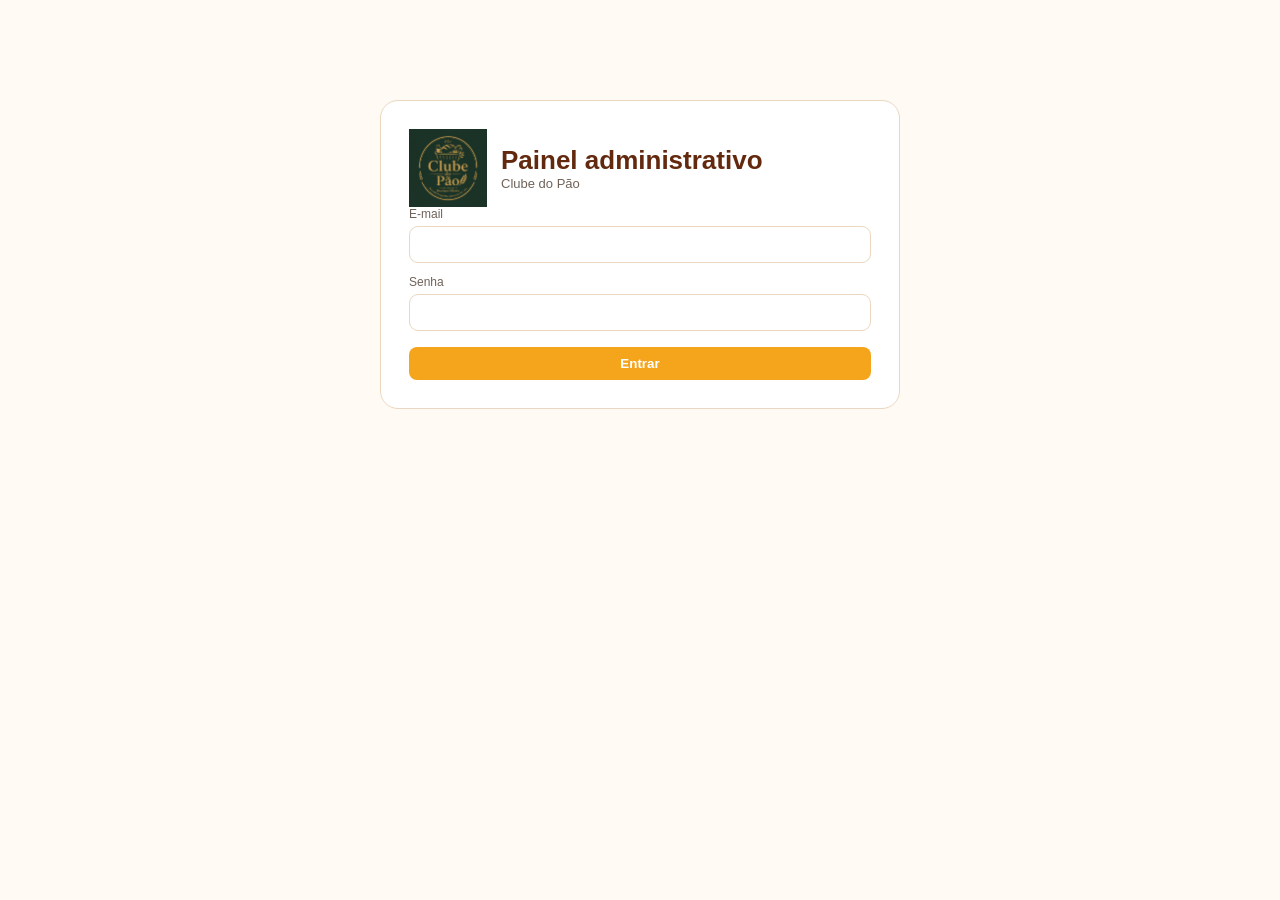
<file: admin.html>
<!doctype html><html lang="pt-BR"><head><meta charset="utf-8"><meta name="viewport" content="width=device-width,initial-scale=1"><title>Painel — Clube do Pão</title><style>
:root{--cream:#fffaf3;--brown:#63290f;--orange:#f5a51c;--ink:#21170f;--muted:#6f6259;--line:#ead7c1}*{box-sizing:border-box}body{margin:0;background:var(--cream);font-family:Arial,sans-serif;color:var(--ink)}.wrap{max-width:1250px;margin:auto;padding:30px 20px 60px}.head{display:flex;justify-content:space-between;align-items:center;margin-bottom:28px}.brand{display:flex;gap:14px;align-items:center}.brand img{width:78px;height:78px;object-fit:contain}.brand .mineira{width:130px;height:70px}.brand h1{margin:0;color:var(--brown);font-size:26px}.back{color:var(--brown);font-weight:700;text-decoration:none}.cards{display:grid;grid-template-columns:repeat(4,1fr);gap:15px}.metric{background:#fff;border:1px solid var(--line);border-radius:16px;padding:20px}.metric span{font-size:13px;color:var(--muted)}.metric strong{display:block;font-size:27px;color:var(--brown);margin-top:7px}.panel{background:#fff;border:1px solid var(--line);border-radius:18px;padding:22px;margin-top:22px}.panel h2{margin:0 0 16px;color:var(--brown)}table{width:100%;border-collapse:collapse}th,td{text-align:left;padding:12px 10px;border-bottom:1px solid #f0e5da;font-size:14px}th{color:#7b6a5d}.pill{padding:6px 10px;border-radius:20px;background:#f4eadf;font-size:12px}.btn{border:0;border-radius:8px;padding:9px 12px;cursor:pointer}.primary{background:var(--orange);color:#fff;font-weight:700}.secondary{background:#f4eadf;color:var(--brown);font-weight:700}.danger{background:#fbe3dc;color:#7d2918}.calendar{display:grid;grid-template-columns:repeat(7,1fr);gap:7px}.day{background:#fffaf3;border:1px solid var(--line);border-radius:10px;padding:10px;min-height:80px}.day b{color:var(--brown)}.day .n{display:block;font-size:13px;margin-top:7px}.hint{font-size:13px;color:var(--muted)}.formgrid{display:grid;grid-template-columns:1.5fr .7fr auto;gap:10px;align-items:end}.field label{display:block;font-size:12px;color:var(--muted);margin-bottom:5px}.field input{width:100%;padding:10px;border:1px solid var(--line);border-radius:9px}.login{max-width:520px;margin:70px auto}.error{color:#9b2b16;margin-top:10px}.loading{opacity:.6}.toolbar{display:flex;justify-content:space-between;align-items:center;gap:10px}@media(max-width:900px){.cards{grid-template-columns:1fr 1fr}.formgrid{grid-template-columns:1fr 1fr}table{display:block;overflow:auto;white-space:nowrap}}@media(max-width:550px){.cards{grid-template-columns:1fr}.formgrid{grid-template-columns:1fr}.head{align-items:flex-start}}

.modal{position:fixed;inset:0;background:rgba(33,23,15,.45);display:none;align-items:center;justify-content:center;padding:20px;z-index:20}.modal.show{display:flex}.modal-card{background:#fff;border-radius:18px;max-width:760px;width:100%;max-height:85vh;overflow:auto;padding:24px;box-shadow:0 20px 60px rgba(0,0,0,.2)}.modal-head{display:flex;justify-content:space-between;align-items:center;gap:10px}.close{border:0;background:#f4eadf;border-radius:50%;width:34px;height:34px;cursor:pointer;font-size:20px}.detail-day{border:1px solid var(--line);border-radius:12px;padding:14px;margin:10px 0;background:#fffaf3}.detail-item{display:flex;justify-content:space-between;gap:15px;padding:7px 0;border-bottom:1px solid #f0e5da}.detail-item:last-child{border-bottom:0}.cat-title{margin:18px 0 8px;color:var(--brown);font-size:16px}.catalog-cat{background:#fffaf3;border-radius:10px;padding:10px;margin-top:8px;font-weight:800;color:var(--brown)}
</style></head><body><main class="wrap"><div id="login" class="card login" style="background:#fff;border:1px solid var(--line);border-radius:18px;padding:28px"><div class="brand"><img src="logo-clube.png"><div><h1>Painel administrativo</h1><div class="hint">Clube do Pão</div></div></div><div class="field"><label>E-mail</label><input id="aEmail" type="email"></div><div class="field" style="margin-top:12px"><label>Senha</label><input id="aPassword" type="password"></div><button class="btn primary" style="margin-top:16px;width:100%" onclick="adminLogin()">Entrar</button><div id="loginMsg"></div></div>
<div id="panel" style="display:none"><header class="head"><div class="brand"><img src="logo-clube.png"><img class="mineira" src="logo-boutique.png"><div><h1>Painel do Clube do Pão</h1><div class="hint">Pedidos, clientes, entregas, produtos e valores</div></div></div><div><button class="btn secondary" onclick="logout()">Sair</button> <a class="back" href="index.html">← Site</a></div></header>
<section class="cards"><div class="metric"><span>Pedidos</span><strong id="mOrders">0</strong></div><div class="metric"><span>Entregas</span><strong id="mDeliveries">0</strong></div><div class="metric"><span>Pedidos novos</span><strong id="mNew">0</strong></div><div class="metric"><span>Valor dos pedidos</span><strong id="mTotal">R$ 0,00</strong></div></section>
<section class="panel"><h2>⚙️ Produtos do Plano Completo</h2><div class="hint">Os produtos e preços desta lista aparecem automaticamente para o cliente.</div><div class="formgrid" style="margin-top:15px;grid-template-columns:1.4fr .8fr .8fr 1.2fr auto"><div class="field"><label>Produto</label><input id="pName" placeholder="Ex.: Pão de queijo"></div><div class="field"><label>Valor</label><input id="pPrice" type="number" min="0" step="0.01" placeholder="0,00"></div><div class="field"><label>Categoria</label><input id="pCategory" placeholder="Bolos"></div><div class="field"><label>Imagem (URL)</label><input id="pImage" placeholder="https://.../foto.jpg"></div><button class="btn primary" onclick="addProduct()">Adicionar</button></div><div id="catalogBox" style="margin-top:15px"></div></section>
<section class="panel"><div class="toolbar"><div><h2>Pedidos</h2><div class="hint">Dados reais salvos no Supabase.</div></div><button class="btn secondary" onclick="loadAll()">Atualizar</button></div><div id="orders">Carregando...</div></section>
<section class="panel"><h2>Calendário de entregas</h2><div class="hint" style="margin-bottom:15px">Visão operacional do mês atual.</div><div id="calendar" class="calendar"></div></section></div><div id="detailModal" class="modal" onclick="if(event.target===this)closeDetails()"><div class="modal-card"><div class="modal-head"><div><h2 id="modalTitle" style="margin:0;color:var(--brown)">Detalhes</h2><div id="modalSub" class="hint"></div></div><button class="close" onclick="closeDetails()">×</button></div><div id="modalBody" style="margin-top:14px"></div></div></div></main><script src="supabase.js"></script><script>
let SESSION=null,PRODUCTS=[];
function msg(t){document.getElementById('loginMsg').className='error';document.getElementById('loginMsg').textContent=t}
async function adminLogin(){try{SESSION=await signIn(document.getElementById('aEmail').value.trim(),document.getElementById('aPassword').value);let token=SESSION.access_token;let u=SESSION.user||await currentUser();let rows=await dbSelect('perfis',`?id=eq.${encodeURIComponent(u.id)}&select=role,nome&limit=1`,token);if(!rows[0]||rows[0].role!=='admin'){await signOut();throw new Error('Esta conta não tem acesso administrativo.')}document.getElementById('login').style.display='none';document.getElementById('panel').style.display='block';await loadAll()}catch(e){msg(e.message)}}
async function logout(){await signOut();location.reload()}
async function loadProducts(){let token=(await getSession()).access_token;PRODUCTS=await dbSelect('produtos','?select=id,nome,descricao,preco,categoria,imagem_url,ativo&order=categoria.asc,nome.asc',token);renderCatalog()}
function renderCatalog(){let box=document.getElementById('catalogBox');if(!PRODUCTS.length){box.innerHTML='<div class="hint">Nenhum produto cadastrado.</div>';return}let groups={};PRODUCTS.forEach((p,i)=>{let c=(p.categoria||'Outros').trim()||'Outros';(groups[c]||(groups[c]=[])).push([p,i])});box.innerHTML=Object.entries(groups).map(([cat,arr])=>`<div class="catalog-cat">${escapeHtml(cat)}</div><table><thead><tr><th>Imagem</th><th>Produto</th><th>Valor</th><th>Ativo</th><th>Ação</th></tr></thead><tbody>${arr.map(([p,i])=>`<tr><td>${p.imagem_url?`<img src="${escapeHtml(p.imagem_url)}" onerror="this.style.display='none'" style="width:48px;height:48px;object-fit:cover;border-radius:7px">`:'—'}</td><td><input id="n${i}" value="${escapeHtml(p.nome)}" style="padding:8px;border:1px solid var(--line);border-radius:7px"><input id="c${i}" value="${escapeHtml(p.categoria||'Outros')}" placeholder="Categoria" style="margin-top:5px;padding:8px;border:1px solid var(--line);border-radius:7px;width:100%"><input id="i${i}" value="${escapeHtml(p.imagem_url||'')}" placeholder="URL da imagem" style="margin-top:5px;padding:8px;border:1px solid var(--line);border-radius:7px;width:100%"></td><td><input id="v${i}" type="number" min="0" step="0.01" value="${Number(p.preco).toFixed(2)}" style="width:110px;padding:8px;border:1px solid var(--line);border-radius:7px"></td><td><input id="a${i}" type="checkbox" ${p.ativo?'checked':''}></td><td><button class="btn primary" onclick="saveProduct(${i})">Salvar</button> <button class="btn danger" onclick="deleteProduct(${i})">Excluir</button></td></tr>`).join('')}</tbody></table>`).join('')}
async function addProduct(){try{let name=document.getElementById('pName').value.trim(),price=Number(document.getElementById('pPrice').value),categoria=document.getElementById('pCategory').value.trim()||'Outros',imagem_url=document.getElementById('pImage').value.trim();if(!name||!(price>=0))throw new Error('Informe nome e valor.');let token=(await getSession()).access_token;await dbInsert('produtos',{nome:name,preco:price,categoria,imagem_url,ativo:true},token);['pName','pPrice','pCategory','pImage'].forEach(id=>document.getElementById(id).value='');await loadProducts()}catch(e){alert(e.message)}}
async function saveProduct(i){try{let token=(await getSession()).access_token,name=document.getElementById('n'+i).value.trim(),price=Number(document.getElementById('v'+i).value),categoria=document.getElementById('c'+i).value.trim()||'Outros',imagem_url=document.getElementById('i'+i).value.trim(),ativo=document.getElementById('a'+i).checked;if(!name||!(price>=0))throw new Error('Informe dados válidos.');await dbUpdate('produtos',`?id=eq.${encodeURIComponent(PRODUCTS[i].id)}`,{nome:name,preco:price,categoria,imagem_url,ativo},token);await loadProducts()}catch(e){alert(e.message)}}
async function deleteProduct(i){if(!confirm('Excluir este produto?'))return;try{await dbDelete('produtos',`?id=eq.${encodeURIComponent(PRODUCTS[i].id)}`,(await getSession()).access_token);await loadProducts()}catch(e){alert(e.message)}}
async function loadAll(){try{let token=(await getSession()).access_token;await loadProducts();let orders=await dbSelect('pedidos','?select=*,clientes(nome,telefone),planos(nome)&order=created_at.desc',token);let deliveries=await dbSelect('entregas','?select=*,clientes(nome)&order=data_entrega.asc',token);let items=await dbSelect('itens_entrega','?select=*,entregas(data_entrega,pedido_id)',token);document.getElementById('mOrders').textContent=orders.length;document.getElementById('mDeliveries').textContent=deliveries.length;document.getElementById('mNew').textContent=orders.filter(o=>o.status==='novo').length;document.getElementById('mTotal').textContent=moneyBR(orders.reduce((s,o)=>s+Number(o.valor_final||0),0));window.ADMIN_ORDERS=orders;window.ADMIN_DELIVERIES=deliveries;window.ADMIN_ITEMS=items;document.getElementById('orders').innerHTML=orders.length?orders.map(o=>`<div onclick="showOrderDetails('${o.id}')" style="border-bottom:1px solid var(--line);padding:14px 0;cursor:pointer"><div><b style="color:var(--brown)">${escapeHtml(o.clientes?.nome||'Cliente')}</b> • ${escapeHtml(o.planos?.nome||'Plano')} • <span class="pill">${escapeHtml(o.status)}</span></div><div class="hint">Pedido ${escapeHtml(o.id.slice(0,8).toUpperCase())} • ${escapeHtml(o.clientes?.telefone||'')} • ${new Date(o.created_at).toLocaleString('pt-BR')}</div><div style="margin-top:6px"><strong>${moneyBR(o.valor_final)}</strong> <span class="hint">• clique para ver itens</span></div></div>`).join(''):'<div class="hint">Nenhum pedido.</div>';renderCalendar(deliveries)}catch(e){document.getElementById('orders').innerHTML='<div class="error">'+escapeHtml(e.message)+'</div>'}}
function showOrderDetails(orderId){let o=(window.ADMIN_ORDERS||[]).find(x=>x.id===orderId),items=(window.ADMIN_ITEMS||[]).filter(x=>x.entregas?.pedido_id===orderId);if(!o)return;let byDate={};items.forEach(i=>{let d=i.entregas?.data_entrega||'Sem data';(byDate[d]||(byDate[d]=[])).push(i)});document.getElementById('modalTitle').textContent='Pedido '+orderId.slice(0,8).toUpperCase();document.getElementById('modalSub').textContent=(o.clientes?.nome||'Cliente')+' • '+(o.planos?.nome||'Plano');document.getElementById('modalBody').innerHTML=Object.entries(byDate).sort().map(([date,list])=>`<div class="detail-day"><strong>Entrega: ${new Date(date+'T12:00:00').toLocaleDateString('pt-BR')}</strong>${list.map(i=>`<div class="detail-item"><span>${escapeHtml(i.nome_produto)}</span><b>${i.quantidade} un.</b></div>`).join('')}</div>`).join('')||'<div class="hint">Nenhum item encontrado.</div>';document.getElementById('detailModal').classList.add('show')}
function showDayDetails(day){let now=new Date(),date=`${now.getFullYear()}-${String(now.getMonth()+1).padStart(2,'0')}-${String(day).padStart(2,'0')}`,ds=(window.ADMIN_DELIVERIES||[]).filter(x=>String(x.data_entrega).slice(0,10)===date);document.getElementById('modalTitle').textContent='Entregas de '+new Date(date+'T12:00:00').toLocaleDateString('pt-BR');document.getElementById('modalSub').textContent=ds.length+' entrega(s)';document.getElementById('modalBody').innerHTML=ds.length?ds.map(del=>{let its=(window.ADMIN_ITEMS||[]).filter(i=>i.entregas?.pedido_id===del.pedido_id&&i.entregas?.data_entrega===del.data_entrega);return `<div class="detail-day" style="cursor:pointer" onclick="showOrderDetails('${del.pedido_id}')"><strong>${escapeHtml(del.clientes?.nome||'Cliente')}</strong><div class="hint">Status: ${escapeHtml(del.status||'agendada')} • clique para ver o pedido</div>${its.map(i=>`<div class="detail-item"><span>${escapeHtml(i.nome_produto)}</span><b>${i.quantidade} un.</b></div>`).join('')}</div>`}).join(''):'<div class="hint">Nenhuma entrega neste dia.</div>';document.getElementById('detailModal').classList.add('show')}
function closeDetails(){document.getElementById('detailModal').classList.remove('show')}
function renderCalendar(ds){let now=new Date(),y=now.getFullYear(),m=now.getMonth(),first=new Date(y,m,1).getDay(),days=new Date(y,m+1,0).getDate(),map={};ds.forEach(x=>{let day=Number(String(x.data_entrega).slice(8,10));map[day]=(map[day]||[]).concat(x)});let h='';for(let i=0;i<first;i++)h+='<div></div>';for(let d=1;d<=days;d++){let list=map[d]||[];h+=`<button type="button" class="day" onclick="showDayDetails(${d})" style="text-align:left;cursor:pointer"><b>${d}</b><span class="n">${list.length} entrega(s)</span>${list.slice(0,2).map(x=>`<small>${escapeHtml(x.clientes?.nome||'Cliente')}</small>`).join('<br>')}</button>`}document.getElementById('calendar').innerHTML=h}
(async()=>{try{let s=await getSession();if(s){let u=s.user||await currentUser(),rows=await dbSelect('perfis',`?id=eq.${encodeURIComponent(u.id)}&select=role&limit=1`,s.access_token);if(rows[0]?.role==='admin'){SESSION=s;document.getElementById('login').style.display='none';document.getElementById('panel').style.display='block';await loadAll()}}}catch(e){console.error(e)}})();
</script></body></html>
</file>
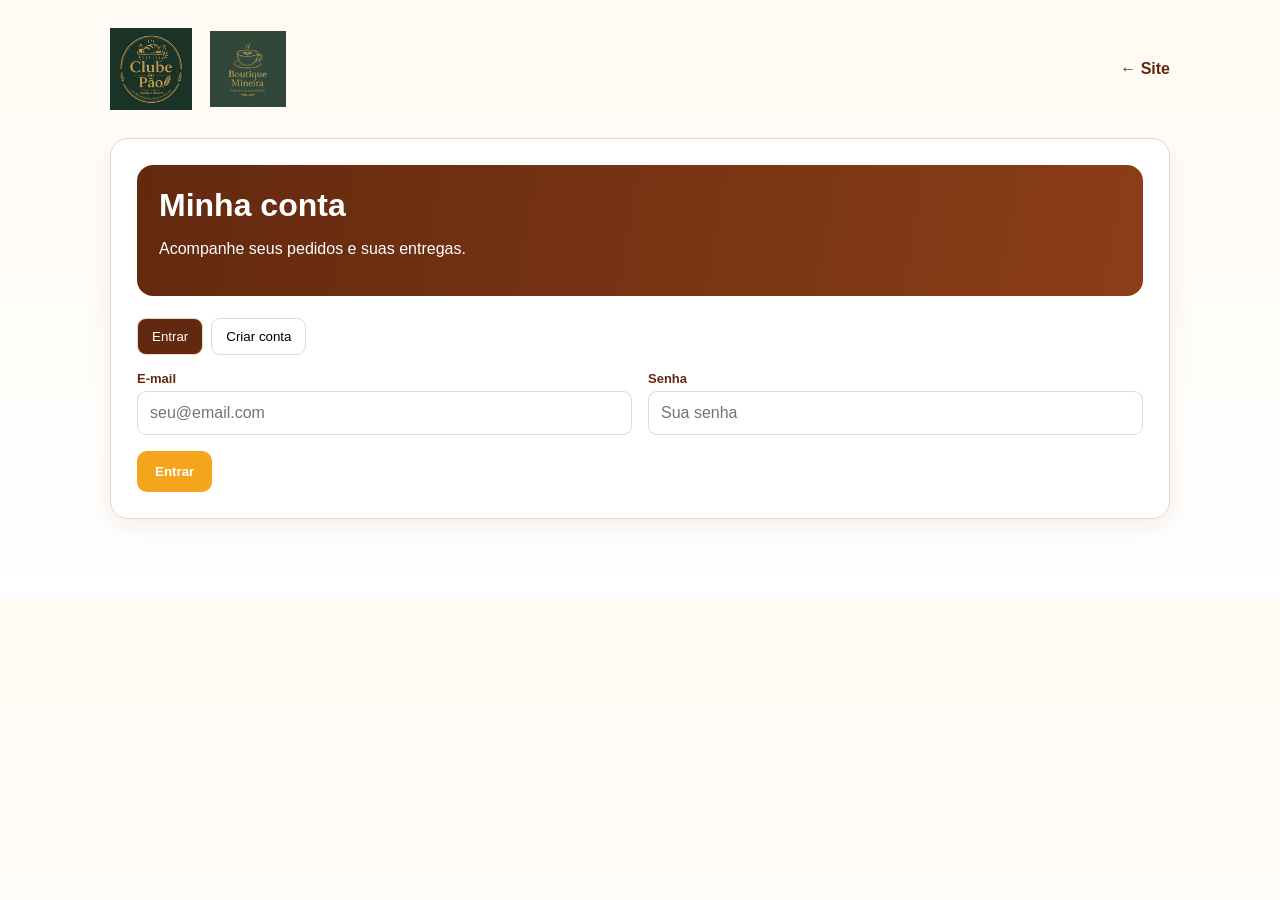
<file: conta.html>
<!doctype html><html lang="pt-BR"><head><meta charset="utf-8"><meta name="viewport" content="width=device-width,initial-scale=1"><title>Minha conta — Clube do Pão</title><style>
:root{--cream:#fffaf3;--brown:#63290f;--orange:#f5a51c;--ink:#21170f;--muted:#6f6259;--line:#ead7c1}*{box-sizing:border-box}body{margin:0;background:linear-gradient(180deg,#fffaf3,#fff);font-family:Arial,sans-serif;color:var(--ink)}.wrap{max-width:1100px;margin:auto;padding:28px 20px 60px}.brand{display:flex;align-items:center;justify-content:space-between;margin-bottom:28px}.logos{display:flex;align-items:center;gap:18px}.logos img{height:82px;width:82px;object-fit:contain}.logos .mineira{height:76px;width:auto;max-width:190px}.back{color:var(--brown);font-weight:700;text-decoration:none}.card{background:#fff;border:1px solid var(--line);border-radius:18px;padding:26px;box-shadow:0 8px 25px rgba(72,35,10,.07);margin-bottom:20px}.hero{background:linear-gradient(100deg,var(--brown),#8b3e17);color:#fff;border-radius:16px;padding:22px;margin-bottom:22px}.hero h1{margin:0 0 5px}.hint{color:var(--muted);font-size:14px}.grid{display:grid;grid-template-columns:1fr 1fr;gap:16px}.field label{display:block;font-size:13px;font-weight:700;color:var(--brown);margin-bottom:5px}.field input{width:100%;padding:12px;border:1px solid var(--line);border-radius:9px;font:inherit}.btn{border:0;background:var(--orange);color:#fff;font-weight:800;border-radius:10px;padding:13px 18px;cursor:pointer}.secondary{background:#f4eadf;color:var(--brown)}.tabs{display:flex;gap:8px;margin-bottom:16px}.tabs button{border:1px solid var(--line);background:#fff;border-radius:9px;padding:10px 14px;cursor:pointer}.tabs button.active{background:var(--brown);color:#fff}.hidden{display:none}.status{padding:9px 12px;border-radius:20px;background:#f4eadf;display:inline-block;font-size:12px}.delivery{border:1px solid var(--line);border-radius:13px;padding:14px;margin:10px 0;background:#fffaf3}.delivery strong{color:var(--brown)}.item{display:flex;justify-content:space-between;padding:5px 0}.logout{float:right}.error{color:#9b2b16;margin-top:10px}.success{color:#236b32;margin-top:10px}@media(max-width:700px){.grid{grid-template-columns:1fr}.brand{align-items:flex-start}.logos img{height:64px;width:64px}.logos .mineira{height:60px}}
</style></head><body><main class="wrap"><header class="brand"><div class="logos"><img src="logo-clube.png"><img class="mineira" src="logo-boutique.png"></div><a class="back" href="index.html">← Site</a></header><div id="auth" class="card"><div class="hero"><h1>Minha conta</h1><p>Acompanhe seus pedidos e suas entregas.</p></div><div class="tabs"><button id="loginTab" class="active" onclick="mode('login')">Entrar</button><button id="signupTab" onclick="mode('signup')">Criar conta</button></div><div id="loginBox"><div class="grid"><div class="field"><label>E-mail</label><input id="email" type="email" placeholder="seu@email.com"></div><div class="field"><label>Senha</label><input id="password" type="password" placeholder="Sua senha"></div></div><button class="btn" style="margin-top:16px" onclick="login()">Entrar</button></div><div id="signupBox" class="hidden"><div class="grid"><div class="field"><label>Nome</label><input id="sName" placeholder="Seu nome"></div><div class="field"><label>E-mail</label><input id="sEmail" type="email" placeholder="seu@email.com"></div><div class="field"><label>Senha</label><input id="sPassword" type="password" placeholder="Mínimo de 6 caracteres"></div></div><button class="btn" style="margin-top:16px" onclick="signup()">Criar minha conta</button></div><div id="msg"></div></div><div id="dashboard" class="hidden"><div class="card"><button class="btn secondary logout" onclick="logout()">Sair</button><h1 id="hello" style="color:var(--brown);margin-top:0">Olá!</h1><div class="hint">Aqui você pode acompanhar suas próximas entregas e pedidos.</div></div><div class="card"><h2 style="color:var(--brown)">📋 Meus pedidos</h2><div id="orders">Carregando...</div></div><div class="card"><h2 style="color:var(--brown)">📅 Minhas entregas</h2><div id="deliveries">Carregando...</div></div></div></main><script src="supabase.js"></script><script>
function mode(m){document.getElementById('loginTab').classList.toggle('active',m==='login');document.getElementById('signupTab').classList.toggle('active',m==='signup');document.getElementById('loginBox').classList.toggle('hidden',m!=='login');document.getElementById('signupBox').classList.toggle('hidden',m!=='signup');document.getElementById('msg').innerHTML=''}
function message(t,ok=false){document.getElementById('msg').className=ok?'success':'error';document.getElementById('msg').textContent=t}
async function login(){try{let s=await signIn(document.getElementById('email').value.trim(),document.getElementById('password').value);await showDashboard(s)}catch(e){message(e.message)}}
async function signup(){try{let name=document.getElementById('sName').value.trim(),email=document.getElementById('sEmail').value.trim(),pass=document.getElementById('sPassword').value;if(!name||!email||pass.length<6){message('Informe nome, e-mail e uma senha com pelo menos 6 caracteres.');return}let s=await signUp(email,pass,name);if(!s){message('Conta criada. Confirme o e-mail recebido e depois entre na sua conta.',true);return}await dbUpsert('clientes',{id:s.user.id,nome:name,telefone:'',email,cep:'',endereco:'',numero:'',bairro:'',cidade:'',complemento:'',ponto_referencia:''},s.access_token,'id');await showDashboard(s)}catch(e){message(e.message)}}
async function logout(){await signOut();location.reload()}
async function showDashboard(session){let u=session?.user||await currentUser();if(!u)return;document.getElementById('auth').classList.add('hidden');document.getElementById('dashboard').classList.remove('hidden');let token=(await getSession()).access_token;let c=(await dbSelect('clientes',`?id=eq.${encodeURIComponent(u.id)}&select=*&limit=1`,token))[0];document.getElementById('hello').textContent='Olá, '+(c?.nome||u.email||'cliente')+'!';let orders=await dbSelect('pedidos',`?cliente_id=eq.${encodeURIComponent(u.id)}&select=*,planos(nome)&order=created_at.desc`,token);document.getElementById('orders').innerHTML=orders.length?orders.map(o=>`<div class="delivery"><div><strong>${escapeHtml(o.planos?.nome||'Clube do Pão')}</strong> <span class="status">${escapeHtml(o.status)}</span></div><div class="hint">Pedido ${escapeHtml(o.id.slice(0,8).toUpperCase())} • ${new Date(o.created_at).toLocaleDateString('pt-BR')}</div><div style="margin-top:8px"><strong>${moneyBR(o.valor_final)}</strong></div></div>`).join(''):'<p class="hint">Você ainda não possui pedidos.</p>';let ds=await dbSelect('entregas',`?cliente_id=eq.${encodeURIComponent(u.id)}&select=*,itens_entrega(nome_produto,quantidade)&order=data_entrega.asc`,token);document.getElementById('deliveries').innerHTML=ds.length?ds.map(d=>`<div class="delivery"><strong>${new Date(d.data_entrega+'T12:00:00').toLocaleDateString('pt-BR')}</strong> <span class="status">${escapeHtml(d.status)}</span>${(d.itens_entrega||[]).map(i=>`<div class="item"><span>${escapeHtml(i.nome_produto)}</span><b>${i.quantidade}</b></div>`).join('')}</div>`).join(''):'<p class="hint">Nenhuma entrega cadastrada.</p>'}
(async()=>{try{let s=await getSession();if(s)await showDashboard(s)}catch(e){console.error(e)}})();
</script></body></html>
</file>
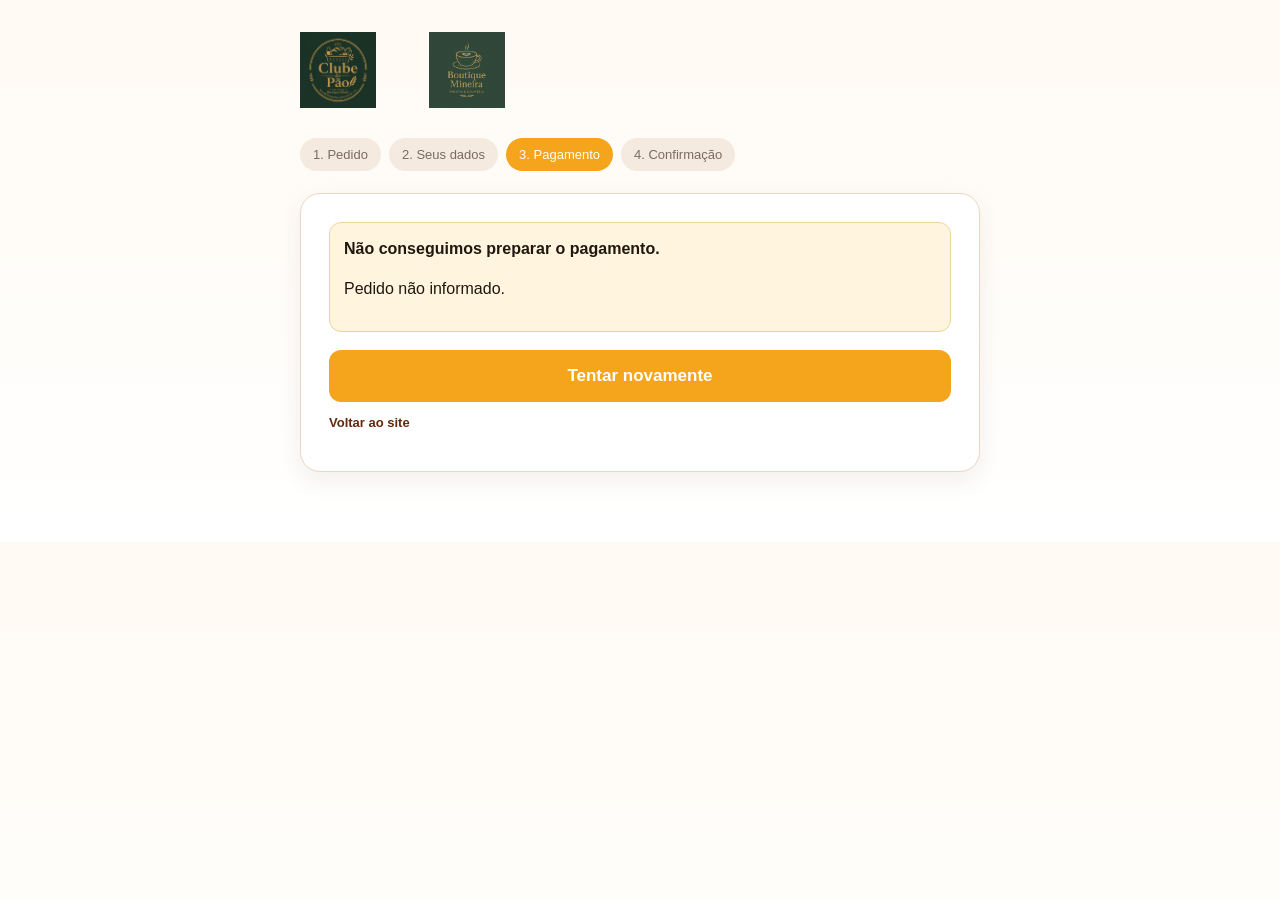
<file: pagamento.html>
<!doctype html><html lang="pt-BR"><head><meta charset="utf-8"><meta name="viewport" content="width=device-width,initial-scale=1"><title>Pagamento — Clube do Pão</title>
<style>:root{--cream:#fffaf3;--brown:#63290f;--orange:#f5a51c;--ink:#21170f;--muted:#6f6259;--line:#ead7c1}*{box-sizing:border-box}body{margin:0;background:linear-gradient(180deg,#fffaf3,#fff);font-family:Arial,sans-serif;color:var(--ink)}.wrap{max-width:720px;margin:auto;padding:32px 20px 70px}.brand{display:flex;align-items:center;gap:16px;margin-bottom:30px}.brand img{width:76px;height:76px;object-fit:contain}.brand img.boutique{width:150px;height:76px}.card{background:#fff;border:1px solid var(--line);border-radius:20px;box-shadow:0 8px 25px rgba(72,35,10,.07);padding:28px}.hero{background:linear-gradient(100deg,var(--brown),#8b3e17);color:#fff;border-radius:16px;padding:22px;margin-bottom:22px}.hero h1{margin:0 0 7px}.hero p{margin:0;opacity:.9}.steps{display:flex;gap:8px;flex-wrap:wrap;margin-bottom:22px}.step{padding:9px 13px;border-radius:20px;background:#f4eadf;color:#7a6b60;font-size:13px}.active{background:var(--orange);color:#fff}.total{display:flex;justify-content:space-between;align-items:center;border-top:1px solid var(--line);margin-top:20px;padding-top:20px}.total strong{font-size:28px;color:var(--brown)}.notice{background:#fff5df;border:1px solid #f0d49d;border-radius:12px;padding:14px;line-height:1.5}.cta{width:100%;border:0;background:var(--orange);color:white;font-weight:800;font-size:17px;border-radius:12px;padding:16px;cursor:pointer;margin-top:18px}.cta:disabled{opacity:.6;cursor:wait}.status{text-align:center;padding:22px 0}.spinner{width:34px;height:34px;border:4px solid #ead7c1;border-top-color:var(--orange);border-radius:50%;animation:spin 1s linear infinite;margin:10px auto 18px}@keyframes spin{to{transform:rotate(360deg)}}.small{font-size:13px;color:var(--muted)}a{color:var(--brown);font-weight:700;text-decoration:none}</style></head><body><main class="wrap">
<header class="brand"><img src="logo-clube.png" alt="Clube do Pão"><img class="boutique" src="logo-boutique.png" alt="Boutique Mineira"></header>
<div class="steps"><span class="step">1. Pedido</span><span class="step">2. Seus dados</span><span class="step active">3. Pagamento</span><span class="step">4. Confirmação</span></div>
<section class="card" id="loading"><div class="hero"><h1>Pagamento do seu pedido</h1><p>Estamos preparando seu checkout seguro.</p></div><div class="status"><div class="spinner"></div><p id="loadText">Gerando seu pagamento...</p></div></section>
<section class="card" id="payment" style="display:none"><div class="hero"><h1>Seu pedido está pronto 🎉</h1><p>Você será levado para o checkout seguro da InfinitePay.</p></div><div class="notice">💳 Pague com <strong>Pix</strong> ou <strong>cartão de crédito à vista</strong>.</div><div class="total"><span>Total do pedido</span><strong id="amount">R$ 0,00</strong></div><button class="cta" id="payBtn">Ir para pagamento</button><p class="small" style="margin-top:16px">O pagamento é processado diretamente pela InfinitePay. Não armazenamos os dados do seu cartão.</p></section>
<section class="card" id="done" style="display:none;text-align:center"><div class="hero"><h1>Pagamento recebido! 🎉</h1><p>Seu Clube do Pão foi confirmado.</p></div><p id="doneText">Estamos atualizando seu pedido.</p><button class="cta" onclick="location.href='conta.html'">Acessar minha conta</button></section>
<section class="card" id="error" style="display:none"><div class="notice"><strong>Não conseguimos preparar o pagamento.</strong><p id="errorText"></p></div><button class="cta" onclick="location.reload()">Tentar novamente</button><p class="small"><a href="index.html">Voltar ao site</a></p></section>
</main><script src="supabase.js"></script><script>
const SUPABASE_FUNCTION='https://oklgbpgzpmgrbjqzokkl.supabase.co/functions/v1/infinitepay-checkout';
const params=new URLSearchParams(location.search),orderId=params.get('pedido');
function br(v){return moneyBR(v)}
async function start(){
 if(!orderId){showError('Pedido não informado.');return}
 const session=await getSession();
 if(!session?.access_token){location.href='pedido.html';return}
 try{
   const order=(await dbSelect('pedidos',`?id=eq.${encodeURIComponent(orderId)}&select=id,valor_final,status&limit=1`,session.access_token))[0];
   if(!order)throw new Error('Pedido não encontrado.');
   if(params.get('retorno')==='1'){
     document.getElementById('loading').style.display='none';document.getElementById('done').style.display='block';
     document.getElementById('doneText').textContent=order.status==='pago'?'Pagamento confirmado. Seu pedido já está liberado para acompanhamento.':'Pagamento recebido. Estamos confirmando sua transação; atualize sua conta em instantes.';return;
   }
   document.getElementById('amount').textContent=br(order.valor_final);document.getElementById('loading').style.display='none';document.getElementById('payment').style.display='block';
   document.getElementById('payBtn').onclick=async()=>{
     const b=document.getElementById('payBtn');b.disabled=true;b.textContent='Preparando checkout...';
     try{const r=await fetch(SUPABASE_FUNCTION,{method:'POST',headers:{'Content-Type':'application/json','Authorization':'Bearer '+session.access_token},body:JSON.stringify({order_id:orderId,redirect_url:location.origin+location.pathname+'?pedido='+encodeURIComponent(orderId)+'&retorno=1'})});const data=await r.json();if(!r.ok)throw new Error(data.error||data.message||'Não foi possível criar o checkout.');location.href=data.url}catch(e){showError(e.message||'Erro ao gerar pagamento.');b.disabled=false;b.textContent='Ir para pagamento'}};
 }catch(e){showError(e.message||'Erro ao carregar o pedido.')}
}
function showError(msg){document.getElementById('loading').style.display='none';document.getElementById('payment').style.display='none';document.getElementById('error').style.display='block';document.getElementById('errorText').textContent=msg}
start();
</script></body></html>
</file>
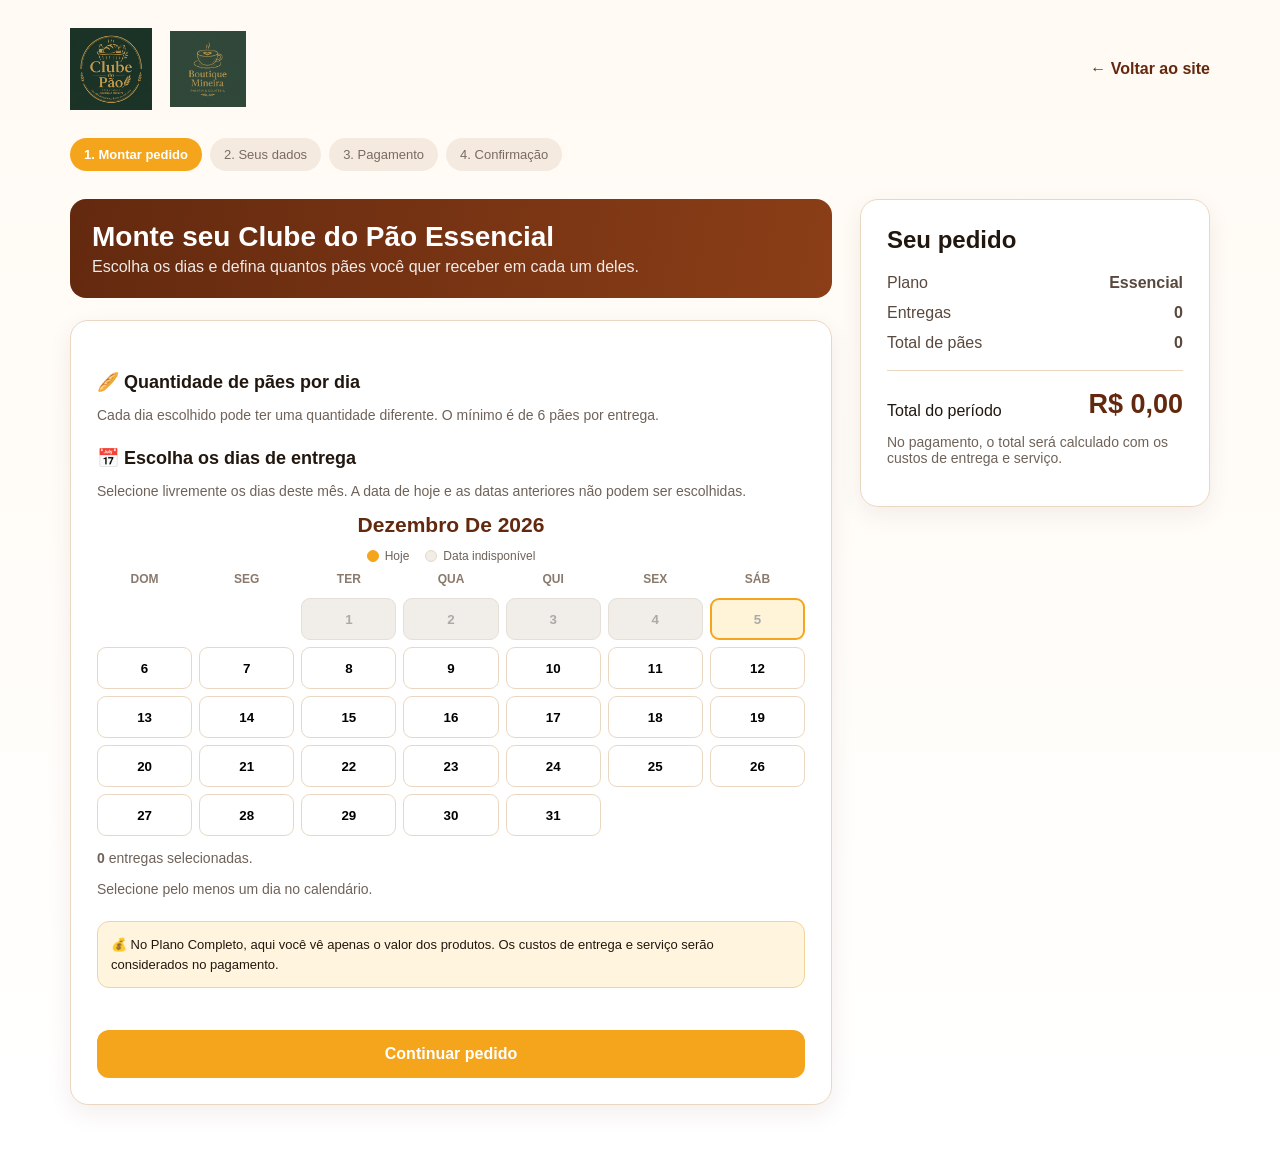
<file: pedido.html>
<!doctype html><html lang="pt-BR"><head><meta charset="utf-8"><meta name="viewport" content="width=device-width,initial-scale=1"><title>Montar pedido — Clube do Pão</title>
<style>
:root{--cream:#fffaf3;--brown:#63290f;--brown2:#8b3e17;--orange:#f5a51c;--ink:#21170f;--muted:#6f6259;--line:#ead7c1}*{box-sizing:border-box}body{margin:0;background:linear-gradient(180deg,#fffaf3,#fff);font-family:Arial,sans-serif;color:var(--ink)}.wrap{max-width:1180px;margin:auto;padding:28px 20px 60px}.brand{display:flex;align-items:center;justify-content:space-between;gap:20px;margin-bottom:28px}.logos{display:flex;align-items:center;gap:18px}.logos img{height:82px;width:82px;object-fit:contain}.logos .mineira{height:76px;width:auto;max-width:190px}.back{color:var(--brown);font-weight:700;text-decoration:none}.steps{display:flex;gap:8px;margin:10px 0 28px;flex-wrap:wrap}.step{padding:9px 14px;border-radius:20px;background:#f4eadf;color:#7a6b60;font-size:13px}.step.active{background:var(--orange);color:#fff;font-weight:700}.layout{display:grid;grid-template-columns:1fr 350px;gap:28px}.card{background:#fff;border:1px solid var(--line);border-radius:18px;box-shadow:0 8px 25px rgba(72,35,10,.07);padding:26px}.hero{background:linear-gradient(100deg,var(--brown),var(--brown2));color:white;border-radius:16px;padding:22px;margin-bottom:22px}.hero h1{margin:0 0 5px;font-size:28px}.hero p{margin:0;opacity:.9}.section{margin:24px 0}.section h2{font-size:18px;margin:0 0 14px}.hint{color:var(--muted);font-size:14px}.calendar-title{text-align:center;color:var(--brown);font-size:21px;font-weight:800;margin:0 0 12px;text-transform:capitalize}.calendar-legend{display:flex;justify-content:center;gap:16px;flex-wrap:wrap;margin:10px 0 4px;font-size:12px;color:var(--muted)}.legend-item{display:flex;align-items:center;gap:6px}.legend-dot{width:12px;height:12px;border-radius:50%;border:1px solid var(--line);display:inline-block}.legend-dot.today{background:#f5a51c;border-color:#f5a51c}.legend-dot.past{background:#f1eee9}.calendar{display:grid;grid-template-columns:repeat(7,1fr);gap:7px}.dow{text-align:center;font-size:12px;font-weight:700;color:#8a7a6d;padding:5px}.day{height:42px;border:1px solid var(--line);background:#fff;border-radius:9px;cursor:pointer;font-weight:700}.day:hover:not(:disabled){border-color:var(--orange)}.day.today{border:2px solid var(--orange);background:#fff4d8;color:var(--brown)}.day.past{background:#f1eee9;color:#aaa;border-color:#e5dfd7;cursor:not-allowed}.day:disabled{cursor:not-allowed}.day.selected{background:var(--brown);color:#fff;border-color:var(--brown)}.day.today.selected{background:var(--brown);color:#fff;border-color:var(--orange)}.daycards{display:grid;gap:12px;margin-top:15px}.daycard{border:1px solid var(--line);border-radius:14px;padding:14px;background:#fffaf3}.daycard-head{display:flex;justify-content:space-between;align-items:center;margin-bottom:10px}.daycard-head strong{color:var(--brown)}.mini{display:flex;align-items:center;gap:10px}.mini button,.prodrow button{width:36px;height:36px;border:1px solid var(--line);background:#fff;border-radius:8px;font-size:20px;color:var(--brown);cursor:pointer}.mini b{min-width:75px;text-align:center}.prodlist{display:grid;gap:8px}.prodrow{display:flex;justify-content:space-between;align-items:center;border:1px solid var(--line);border-radius:10px;padding:9px;background:#fff}.prodrow .controls{display:flex;align-items:center;gap:7px}.prodrow button{width:30px;height:30px;font-size:18px}.prodrow b{min-width:25px;text-align:center}.summary{position:sticky;top:18px;height:max-content}.summary h2{margin-top:0}.line{display:flex;justify-content:space-between;gap:10px;margin:12px 0;color:#59483d}.total{border-top:1px solid var(--line);margin-top:18px;padding-top:18px;display:flex;justify-content:space-between;align-items:end}.total strong{font-size:27px;color:var(--brown)}.notice{background:#fff5df;border:1px solid #f0d49d;border-radius:12px;padding:13px;font-size:13px;line-height:1.5}.cta{width:100%;border:0;background:var(--orange);color:white;font-weight:800;font-size:16px;border-radius:12px;padding:15px;cursor:pointer;margin-top:18px}.cta:disabled{opacity:.6;cursor:wait}.success{display:none;text-align:center}.success h1{color:var(--brown)}.adminlink{font-size:13px;color:#8a7a6d;text-decoration:none}.data-grid{display:grid;grid-template-columns:1fr 1fr;gap:14px}.field label{display:block;font-size:13px;font-weight:700;color:var(--brown);margin-bottom:5px}.field input{width:100%;padding:12px;border:1px solid var(--line);border-radius:9px;font:inherit}.account-box{background:#fffaf3;border:1px solid var(--line);padding:16px;border-radius:13px}.auth-toggle{display:flex;gap:8px;margin-bottom:14px}.auth-toggle button{border:1px solid var(--line);background:#fff;border-radius:8px;padding:9px 12px;cursor:pointer}.auth-toggle button.active{background:var(--brown);color:#fff}.@media(max-width:850px){.layout{grid-template-columns:1fr}.summary{position:static}.brand{align-items:flex-start}.data-grid{grid-template-columns:1fr}.calendar{gap:4px}.day{height:38px}}

.prod-categories{display:grid;gap:14px}.prod-category{border:1px solid var(--line);border-radius:14px;overflow:hidden;background:#fff}.prod-category>button{width:100%;border:0;background:#fffaf3;color:var(--brown);padding:14px 16px;text-align:left;font-weight:800;font-size:16px;cursor:pointer;display:flex;justify-content:space-between}.prod-category-body{padding:10px}.prod-card{display:grid;grid-template-columns:72px 1fr auto;gap:12px;align-items:center;padding:10px;border-bottom:1px solid #f1e7dd}.prod-card:last-child{border-bottom:0}.prod-img{width:72px;height:72px;border-radius:10px;object-fit:cover;background:#f4eadf}.prod-desc{font-size:12px;color:var(--muted);margin-top:3px}.controls{display:flex;align-items:center;gap:8px}.controls button,.mini button{border:1px solid var(--line);background:#fff;border-radius:8px;width:30px;height:30px;cursor:pointer;font-weight:800}.day.today{background:#fff4d8;color:#aaa;border-color:#f5a51c;cursor:not-allowed}.day.today:hover{border-color:#f5a51c}.complete-note{font-size:13px;color:var(--muted)}
@media(max-width:700px){.prod-card{grid-template-columns:58px 1fr}.prod-img{width:58px;height:58px}.prod-card .controls{grid-column:2}}
</style></head><body><main class="wrap">
<header class="brand"><div class="logos"><img src="logo-clube.png" alt="Clube do Pão"><img class="mineira" src="logo-boutique.png" alt="Boutique Mineira"></div><a class="back" href="index.html">← Voltar ao site</a></header>
<div class="steps" id="steps"><span class="step active">1. Montar pedido</span><span class="step">2. Seus dados</span><span class="step">3. Pagamento</span><span class="step">4. Confirmação</span></div>
<div id="app" class="layout"><section><div class="hero"><h1 id="title">Monte seu Clube do Pão</h1><p id="subtitle"></p></div><div class="card">
<div class="section" id="breadSection"><h2>🥖 Quantidade de pães por dia</h2><p class="hint">Cada dia escolhido pode ter uma quantidade diferente. O mínimo é de 6 pães por entrega.</p></div>
<div class="section" id="productSection" style="display:none"><h2>🛒 Produtos do Plano Completo</h2><p class="hint">Escolha os produtos e quantidades para cada dia. O mínimo é R$ 20,00 em produtos por entrega.</p></div>
<div class="section"><h2>📅 Escolha os dias de entrega</h2><p class="hint">Selecione livremente os dias deste mês. A data de hoje e as datas anteriores não podem ser escolhidas.</p><div class="calendar-title" id="monthTitle"></div><div class="calendar-legend"><span class="legend-item"><span class="legend-dot today"></span> Hoje</span><span class="legend-item"><span class="legend-dot past"></span> Data indisponível</span></div><div class="calendar" id="calendar"></div><p class="hint"><strong id="daysCount">0</strong> entregas selecionadas.</p><div id="dayDetails" class="daycards"></div></div>
<div class="section"><div class="notice">💰 No Plano Completo, aqui você vê apenas o valor dos produtos. Os custos de entrega e serviço serão considerados no pagamento.</div></div><button class="cta" onclick="finishOrder()">Continuar pedido</button></div></section>
<aside class="card summary"><h2>Seu pedido</h2><div class="line"><span>Plano</span><strong id="sumPlan">Essencial</strong></div><div class="line"><span>Entregas</span><strong id="sumDays">0</strong></div><div class="line" id="breadSummary"><span>Total de pães</span><strong id="sumBread">0</strong></div><div class="line" id="prodSummary" style="display:none"><span>Produtos</span><strong id="sumProducts">R$ 0,00</strong></div><div class="total"><span>Total do período</span><strong id="total">R$ 0,00</strong></div><p class="hint">No pagamento, o total será calculado com os custos de entrega e serviço.</p></aside></div>

<div id="dataScreen" class="card" style="display:none"><div class="hero"><h1>Seus dados</h1><p>Crie sua conta e informe onde vamos fazer suas entregas.</p></div>
<div id="loggedNotice" class="notice" style="display:none;margin-bottom:18px"></div>
<div class="section"><h2>👤 Dados pessoais</h2><div class="data-grid">
<div class="field"><label>Nome completo</label><input id="cName" required placeholder="Seu nome"></div>
<div class="field"><label>WhatsApp / Telefone</label><input id="cPhone" required placeholder="(00) 00000-0000"></div></div></div>
<div class="section"><h2>📍 Endereço de entrega</h2><div class="data-grid">
<div class="field"><label>CEP</label><input id="cCep" placeholder="00000-000"></div><div class="field"><label>Número</label><input id="cNumber" placeholder="123"></div>
<div class="field"><label>Rua / Avenida</label><input id="cStreet" placeholder="Nome da rua"></div><div class="field"><label>Bairro</label><input id="cNeighborhood" placeholder="Bairro"></div>
<div class="field"><label>Cidade</label><input id="cCity" placeholder="Cidade"></div><div class="field"><label>Complemento</label><input id="cComplement" placeholder="Casa, apartamento..."></div>
<div class="field"><label>Ponto de referência</label><input id="cReference" placeholder="Opcional"></div></div></div>
<div id="accountBox" class="account-box section"><h2 style="margin-top:0">🔐 Sua conta</h2><p class="hint">O e-mail e a senha servem somente para você entrar na sua conta e acompanhar seus pedidos.</p><div class="auth-toggle"><button id="newTab" class="active" onclick="setAuthMode('new')">Criar conta</button><button id="loginTab" onclick="setAuthMode('login')">Já tenho conta</button></div><div class="data-grid"><div class="field"><label>E-mail da conta</label><input id="accountEmail" type="email" placeholder="seu@email.com"></div><div class="field"><label>Senha</label><input id="accountPassword" type="password" placeholder="Mínimo de 6 caracteres"></div></div></div>
<div class="notice">🔒 Seus dados serão usados para organizar suas entregas e finalizar o pedido.</div><button id="saveBtn" class="cta" onclick="saveCustomerAndContinue()">Continuar para pagamento</button></div>
<div id="success" class="card success"><h1>Pedido criado! 🎉</h1><p id="successText">Seu pedido foi registrado com sucesso.</p><button class="cta" onclick="location.href='conta.html'">Acessar minha conta</button></div>
</main><script src="supabase.js"></script><script>
const params=new URLSearchParams(location.search),plan=(params.get('plano')||'essencial').toLowerCase();let selected=[],dayBread={},dayProducts={},authMode='new',products=[];
function br(v){return moneyBR(v)}
function daysInMonth(){let d=new Date();return new Date(d.getFullYear(),d.getMonth()+1,0).getDate()}
async function loadProducts(){try{products=await dbSelect('produtos','?ativo=eq.true&select=id,nome,descricao,preco,categoria,imagem_url&order=categoria.asc,nome.asc');}catch(e){products=[]}}
function renderCalendar(){let now=new Date(),y=now.getFullYear(),m=now.getMonth(),today=now.getDate(),first=new Date(y,m,1).getDay(),days=new Date(y,m+1,0).getDate(),monthName=new Intl.DateTimeFormat('pt-BR',{month:'long',year:'numeric'}).format(new Date(y,m,1));document.getElementById('monthTitle').textContent=monthName;let html=['DOM','SEG','TER','QUA','QUI','SEX','SÁB'].map(x=>`<div class="dow">${x}</div>`).join('');for(let i=0;i<first;i++)html+='<div></div>';for(let d=1;d<=days;d++){let unavailable=d<=today,sel=selected.includes(d),classes=['day'];if(unavailable)classes.push(d===today?'today':'past');if(sel)classes.push('selected');html+=`<button type="button" class="${classes.join(' ')}" ${unavailable?'disabled':''} onclick="toggleDay(${d})">${d}</button>`}document.getElementById('calendar').innerHTML=html}
function toggleDay(d){let now=new Date();if(d<=now.getDate())return;if(selected.includes(d)){selected=selected.filter(x=>x!==d);delete dayBread[d];delete dayProducts[d]}else{selected=[...selected,d].sort((a,b)=>a-b);dayBread[d]=6;dayProducts[d]={}}render()}
function setBread(d,n){dayBread[d]=Math.max(6,(dayBread[d]||6)+n);render()}
function setProd(d,i,n){let p=products[i];if(!p)return;if(!dayProducts[d])dayProducts[d]={};dayProducts[d][p.id]=Math.max(0,(dayProducts[d][p.id]||0)+n);render()}
function dayProductSubtotal(d){let total=0,ps=dayProducts[d]||{};products.forEach(p=>total+=(ps[p.id]||0)*Number(p.preco||0));return total}
function renderDayDetails(){let el=document.getElementById('dayDetails');if(!selected.length){el.innerHTML='<div class="hint">Selecione pelo menos um dia no calendário.</div>';return}if(plan==='essencial'){el.innerHTML=selected.map(d=>`<div class="daycard"><div class="daycard-head"><strong>Entrega do dia ${String(d).padStart(2,'0')}</strong><span class="hint">Mínimo 6 pães</span></div><div class="mini"><button onclick="setBread(${d},-1)">−</button><b>${dayBread[d]||6} pães</b><button onclick="setBread(${d},1)">+</button></div></div>`).join('')}else{let groups={};products.forEach((p,i)=>{let cat=(p.categoria||'Outros').trim()||'Outros';(groups[cat]||(groups[cat]=[])).push([p,i])});el.innerHTML=selected.map(d=>{let ps=dayProducts[d]||{};let cats=Object.entries(groups).map(([cat,arr])=>`<div class="prod-category"><button type="button" onclick="this.nextElementSibling.hidden=!this.nextElementSibling.hidden"><span>${escapeHtml(cat)}</span><span>⌄</span></button><div class="prod-category-body">${arr.map(([p,i])=>`<div class="prod-card"><img class="prod-img" src="${escapeHtml(p.imagem_url||'logo-clube.png')}" onerror="this.src='logo-clube.png'" alt=""><div><b>${escapeHtml(p.nome)}</b><div class="prod-desc">${escapeHtml(p.descricao||'')}</div></div><div class="controls"><button onclick="setProd(${d},${i},-1)">−</button><b>${ps[p.id]||0}</b><button onclick="setProd(${d},${i},1)">+</button></div></div>`).join('')}</div></div>`).join('');return `<div class="daycard"><div class="daycard-head"><strong>Entrega do dia ${String(d).padStart(2,'0')}</strong><span class="hint">${br(dayProductSubtotal(d))} / mínimo R$ 20,00</span></div><div class="prod-categories">${cats}</div></div>`}).join('')}}
function calc(){let days=selected.length,productSubtotal=0,totalBread=0;if(plan==='essencial'){selected.forEach(d=>{let q=dayBread[d]||6;totalBread+=q;productSubtotal+=q*1.5})}else selected.forEach(d=>productSubtotal+=dayProductSubtotal(d));let delivery=days*5,service=productSubtotal*.10,total=productSubtotal+delivery+service,displayTotal=plan==='completo'?productSubtotal:total;return{days,productSubtotal,delivery,service,total,displayTotal,totalBread}}
function render(){renderCalendar();renderDayDetails();let c=calc();document.getElementById('daysCount').textContent=c.days;document.getElementById('sumDays').textContent=c.days;document.getElementById('sumBread').textContent=c.totalBread;document.getElementById('total').textContent=br(c.displayTotal);document.getElementById('breadSummary').style.display=plan==='completo'?'none':'flex';if(plan==='completo'){document.getElementById('prodSummary').style.display='flex';document.getElementById('sumProducts').textContent=br(c.productSubtotal)}else document.getElementById('prodSummary').style.display='none'}
function setAuthMode(mode){authMode=mode;document.getElementById('newTab').classList.toggle('active',mode==='new');document.getElementById('loginTab').classList.toggle('active',mode==='login');document.getElementById('accountPassword').placeholder=mode==='new'?'Mínimo de 6 caracteres':'Sua senha'}
async function finishOrder(){if(!selected.length){alert('Escolha pelo menos um dia de entrega.');return}if(plan==='completo'){let bad=selected.find(d=>dayProductSubtotal(d)<20);if(bad){alert('O Plano Completo precisa ter no mínimo R$ 20,00 em produtos no dia '+bad+'.');return}}document.querySelector('.layout').style.display='none';document.getElementById('dataScreen').style.display='block';document.getElementById('steps').innerHTML='<span class="step">1. Montar pedido</span><span class="step active">2. Seus dados</span><span class="step">3. Pagamento</span><span class="step">4. Confirmação</span>';let u=await currentUser();if(u){document.getElementById('loggedNotice').style.display='block';document.getElementById('loggedNotice').textContent='Você já está conectado. Confira seus dados e continue.';document.getElementById('accountBox').style.display='none';try{let c=(await dbSelect('clientes',`?id=eq.${encodeURIComponent(u.id)}&select=*&limit=1`,(await getSession()).access_token))[0];if(c){for(const [id,val] of Object.entries({cName:c.nome,cPhone:c.telefone,cCep:c.cep,cStreet:c.endereco,cNumber:c.numero,cNeighborhood:c.bairro,cCity:c.cidade,cComplement:c.complemento,cReference:c.ponto_referencia}))if(document.getElementById(id))document.getElementById(id).value=val||''}}catch(e){}}}
async function ensureSession(){let s=await getSession();if(s)return s;if(!document.getElementById('accountEmail').value||!document.getElementById('accountPassword').value)throw new Error('Informe o e-mail e a senha da sua conta.');if(authMode==='new'){let email=document.getElementById('accountEmail').value.trim(),pass=document.getElementById('accountPassword').value;let ns=await signUp(email,pass,document.getElementById('cName').value.trim());if(!ns)throw new Error('Sua conta foi criada, mas o Supabase pediu confirmação do e-mail. Confirme o e-mail e depois entre pela opção “Já tenho conta”.');return ns}return await signIn(document.getElementById('accountEmail').value.trim(),document.getElementById('accountPassword').value)}
async function saveCustomerAndContinue(){let btn=document.getElementById('saveBtn');btn.disabled=true;try{let session=await ensureSession(),uid=session.user?.id||session.user_id;if(!uid){let u=await currentUser();uid=u.id}let name=document.getElementById('cName').value.trim(),phone=document.getElementById('cPhone').value.trim(),street=document.getElementById('cStreet').value.trim(),number=document.getElementById('cNumber').value.trim(),city=document.getElementById('cCity').value.trim();if(!name||!phone||!street||!number||!city)throw new Error('Preencha nome, telefone, rua, número e cidade.');let token=session.access_token;await dbUpsert('clientes',{id:uid,nome:name,telefone:phone,email:(await currentUser())?.email||null,cep:document.getElementById('cCep').value.trim(),endereco:street,numero:number,bairro:document.getElementById('cNeighborhood').value.trim(),cidade:city,complemento:document.getElementById('cComplement').value.trim(),ponto_referencia:document.getElementById('cReference').value.trim()},token,'id');let planName=plan==='completo'?'Completo':'Essencial';let planRow=(await dbSelect('planos',`?nome=eq.${encodeURIComponent(planName)}&select=id&limit=1`,token))[0];if(!planRow)throw new Error('Plano não encontrado no banco.');let c=calc();let order=(await dbInsert('pedidos',{cliente_id:uid,plano_id:planRow.id,valor_produtos:c.productSubtotal,valor_final:c.total,percentual_servico:10,valor_servico:c.service,valor_logistica:c.delivery,status:'novo'},token))[0];if(!order?.id)throw new Error('Não foi possível criar o pedido.');let itemRows=[],deliveryRows=[];let now=new Date(),y=now.getFullYear(),m=now.getMonth();for(const d of selected){let iso=`${y}-${String(m+1).padStart(2,'0')}-${String(d).padStart(2,'0')}`;if(plan==='essencial'){let q=dayBread[d]||6;itemRows.push({pedido_id:order.id,produto_id:null,nome_produto:'Pão francês',quantidade:q,preco_unitario:1.5,subtotal:q*1.5,data_entrega:iso});}else{for(const p of products){let q=dayProducts[d]?.[p.id]||0;if(q>0)itemRows.push({pedido_id:order.id,produto_id:p.id,nome_produto:p.nome,quantidade:q,preco_unitario:Number(p.preco),subtotal:q*Number(p.preco),data_entrega:iso})}}deliveryRows.push({pedido_id:order.id,cliente_id:uid,data_entrega:iso,status:'agendada'});}if(itemRows.length)await dbInsert('itens_pedido',itemRows,token);let deliveries=await dbInsert('entregas',deliveryRows,token);if(plan==='completo'||plan==='essencial'){let entItems=[];for(let i=0;i<deliveries.length;i++){let d=selected[i],delivery=deliveries[i];if(plan==='essencial'){let q=dayBread[d]||6;entItems.push({entrega_id:delivery.id,produto_id:null,nome_produto:'Pão francês',quantidade:q,preco_unitario:1.5,subtotal:q*1.5})}else for(const p of products){let q=dayProducts[d]?.[p.id]||0;if(q>0)entItems.push({entrega_id:delivery.id,produto_id:p.id,nome_produto:p.nome,quantidade:q,preco_unitario:Number(p.preco),subtotal:q*Number(p.preco)})}}if(entItems.length)await dbInsert('itens_entrega',entItems,token)}location.href='pagamento.html?pedido='+encodeURIComponent(order.id)}catch(e){alert(e.message||'Não foi possível salvar o pedido.');}finally{btn.disabled=false}}
document.getElementById('title').textContent=plan==='completo'?'Monte seu Clube do Pão Completo':'Monte seu Clube do Pão Essencial';document.getElementById('subtitle').textContent=plan==='completo'?'Escolha os produtos, as quantidades e os dias de entrega.':'Escolha os dias e defina quantos pães você quer receber em cada um deles.';document.getElementById('sumPlan').textContent=plan==='completo'?'Completo':'Essencial';if(plan==='completo'){document.getElementById('productSection').style.display='block';loadProducts().then(render)}else render();
</script></body></html>
</file>
